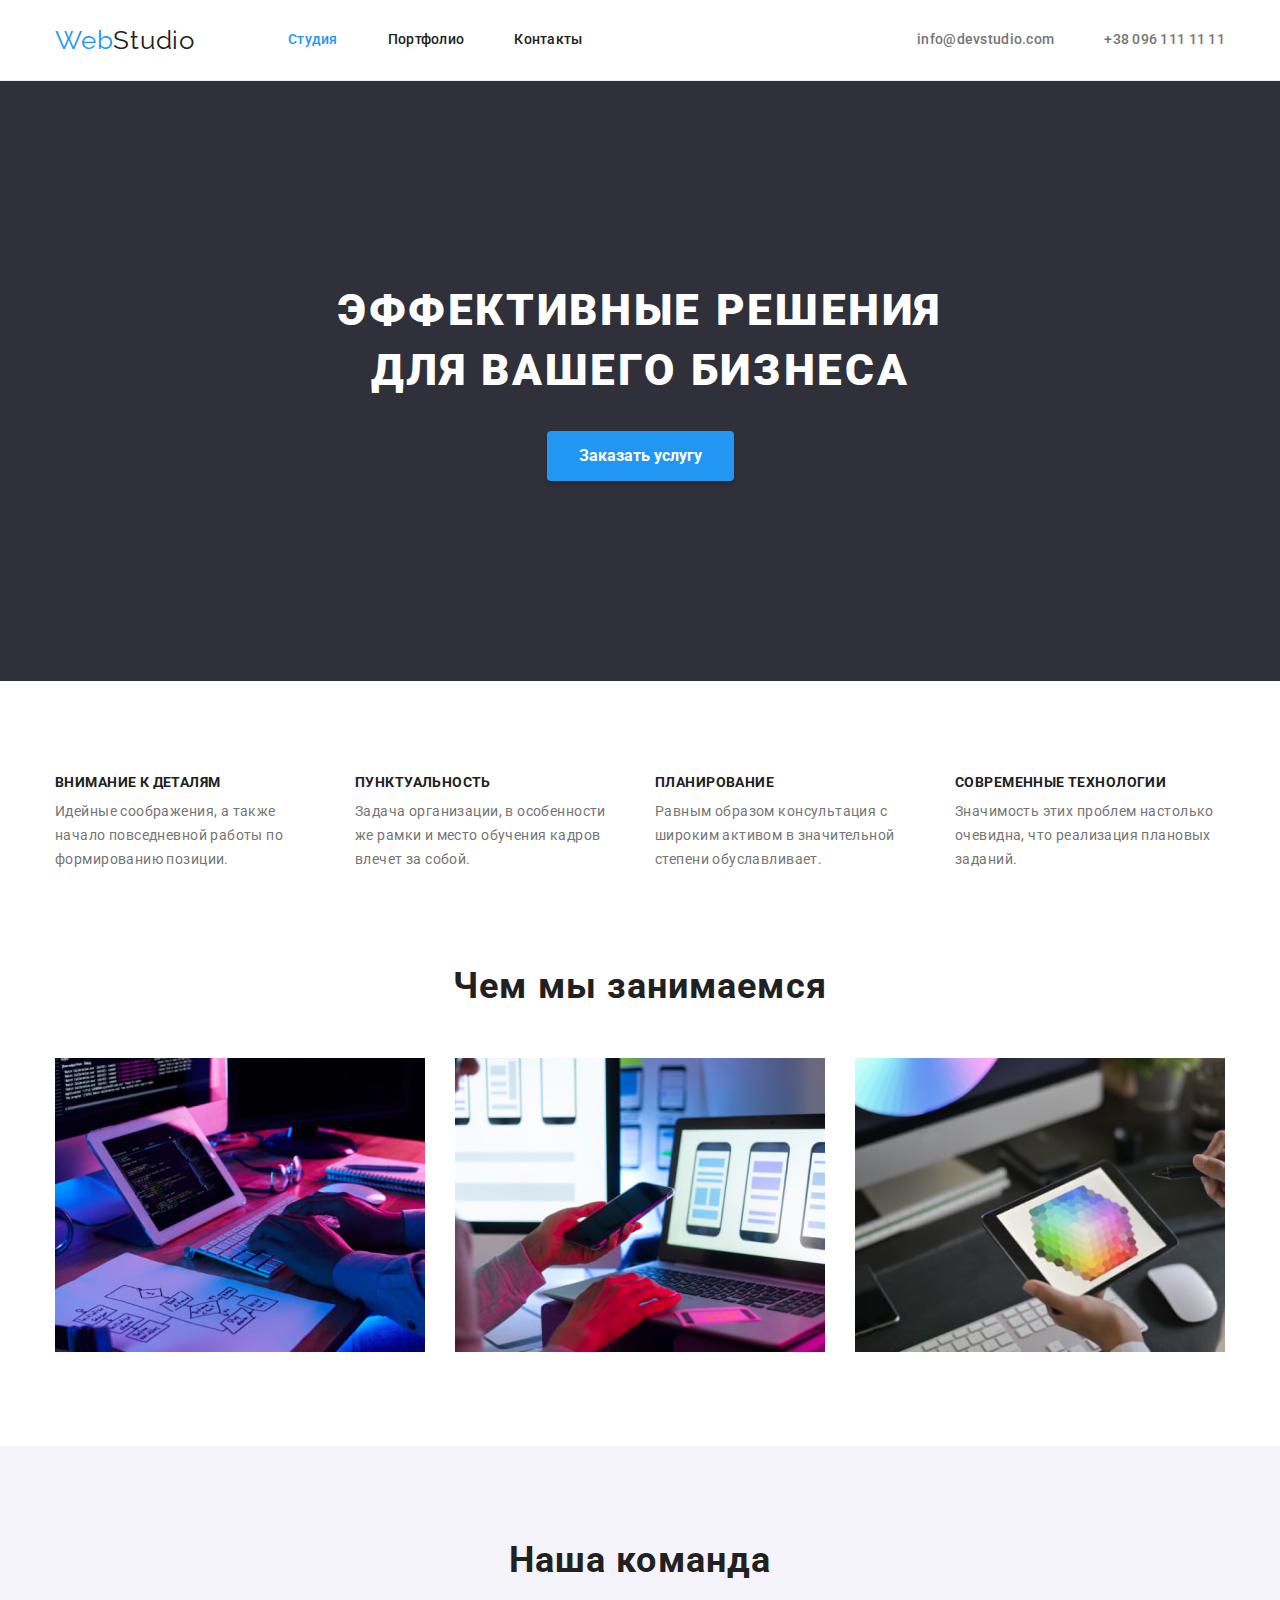
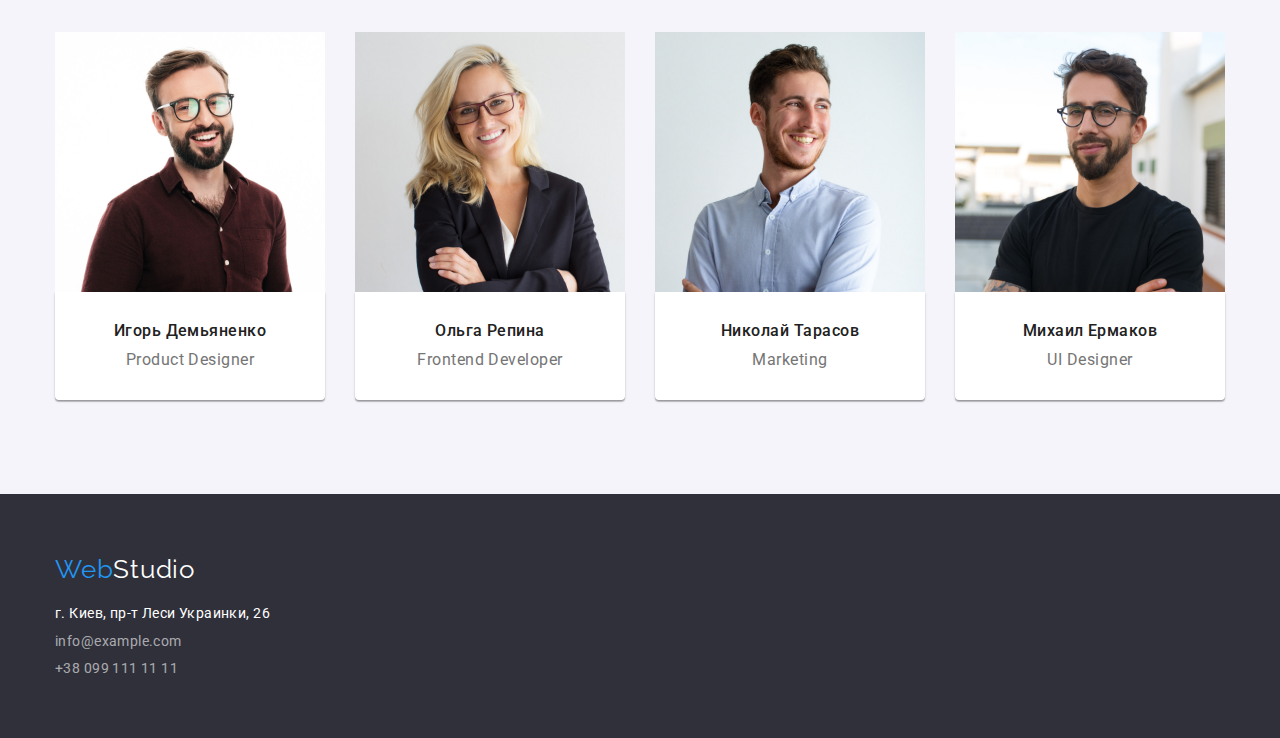
<file: index.html>
<!DOCTYPE html>
<html lang="ru">
  <head>
    <meta charset="UTF-8" />
    <meta http-equiv="X-UA-Compatible" content="IE=edge" />
    <meta name="viewport" content="width=device-width, initial-scale=1.0" />
    <title>Студия</title>
    <link
      rel="stylesheet"
      href="https://cdnjs.cloudflare.com/ajax/libs/modern-normalize/1.1.0/modern-normalize.min.css"
    />
    <link
      href="https://fonts.googleapis.com/css2?family=Raleway:wght@700&family=Roboto:wght@400;500;700;900&display=swap"
      rel="stylesheet"
    />
    <link rel="stylesheet" href="./css/styles.css" />
  </head>

  <body>
    <!--header-->

    <header class="header">
      <div class="container header-container">
        <nav class="nav">
          <a class="logo link header__logo" href="./index.html" lang="en"
            >Web<span class="logo--header">Studio</span></a
          >
          <ul class="nav__list list">
            <li class="nav__item">
              <a class="nav__link link current" href="./index.html">Студия</a>
            </li>
            <li class="nav__item">
              <a class="nav__link link" href="./portfolio.html">Портфолио</a>
            </li>
            <li class="nav__item">
              <a class="nav__link link" href="">Контакты</a>
            </li>
          </ul>
        </nav>
        <ul class="contacts__list list">
          <li class="contacts__item">
            <a class="contacts__link link" href="mailto:info@devstudio.com"
              >info@devstudio.com</a
            >
          </li>
          <li class="contacts__item">
            <a class="contacts__link link" href="tel:+380961111111"
              >+38 096 111 11 11</a
            >
          </li>
        </ul>
      </div>
    </header>

    <main>
      <!--Hero-->

      <section class="hero">
        <div class="container">
          <h1 class="hero__title">Эффективные решения для вашего бизнеса</h1>
          <button class="button" type="button">Заказать услугу</button>
        </div>
      </section>

      <!--benifits-->

      <section class="benifits section">
        <div class="container">
          <h2 class="visually-hidden">Наши преимущества</h2>
          <ul class="benifits__list list">
            <li class="benifits__item">
              <h3 class="benifits__title">Внимание к деталям</h3>
              <p class="benifits__text">
                Идейные соображения, а также начало повседневной работы по
                формированию позиции.
              </p>
            </li>
            <li class="benifits__item">
              <h3 class="benifits__title">Пунктуальность</h3>
              <p class="benifits__text">
                Задача организации, в особенности же рамки и место обучения
                кадров влечет за собой.
              </p>
            </li>
            <li class="benifits__item">
              <h3 class="benifits__title">Планирование</h3>
              <p class="benifits__text">
                Равным образом консультация с широким активом в значительной
                степени обуславливает.
              </p>
            </li>
            <li class="benifits__item">
              <h3 class="benifits__title">Современные технологии</h3>
              <p class="benifits__text">
                Значимость этих проблем настолько очевидна, что реализация
                плановых заданий.
              </p>
            </li>
          </ul>
        </div>
      </section>

      <!--services-->

      <section class="section">
        <div class="container">
          <h2 class="section-title">Чем мы занимаемся</h2>
          <ul class="services list">
            <li class="services__item">
              <img
                src="./images/tasks/programmer.jpg"
                alt="Крупный план: работающий программист за столом"
                width="370"
                height="294"
              />
            </li>
            <li class="services__item">
              <img
                src="./images/tasks/uidesign.jpg"
                alt="Крупный план: дизайнер разрабатывает различный дизайн веб-интерфейса"
                width="370"
                height="294"
              />
            </li>
            <li class="services__item">
              <img
                src="./images/tasks/graphicdesign.jpg"
                alt="Крупный план: веб-дизайнер держит цветовую таблицу в руках"
                width="370"
                height="294"
              />
            </li>
          </ul>
        </div>
      </section>

      <!--team-->

      <section class="team-section section">
        <div class="container">
          <h2 class="section-title">Наша команда</h2>
          <ul class="team list">
            <li class="team__item">
              <img
                src="./images/team/igor-demjanenko.jpg"
                alt="Фото Игоря Демьяненко"
                width="270"
                height="260"
              />
              <div class="team__wrapper">
                <h3 class="team__name">Игорь Демьяненко</h3>
                <p class="team__prof" lang="en">Product Designer</p>
              </div>
            </li>
            <li class="team__item">
              <img
                src="./images/team/olga-repina.jpg"
                alt="Фото Ольги Репиной"
                width="270"
                height="260"
              />
              <div class="team__wrapper">
                <h3 class="team__name">Ольга Репина</h3>
                <p class="team__prof" lang="en">Frontend Developer</p>
              </div>
            </li>
            <li class="team__item">
              <img
                src="./images/team/nikolaj-tarasov.jpg"
                alt="Фото Николая Тарасова"
                width="270"
                height="260"
              />
              <div class="team__wrapper">
                <h3 class="team__name">Николай Тарасов</h3>
                <p class="team__prof" lang="en">Marketing</p>
              </div>
            </li>
            <li class="team__item">
              <img
                src="./images/team/michail-ermakov.jpg"
                alt="Фото Михаила Ермакова"
                width="270"
                height="260"
              />
              <div class="team__wrapper">
                <h3 class="team__name">Михаил Ермаков</h3>
                <p class="team__prof" lang="en">UI Designer</p>
              </div>
            </li>
          </ul>
        </div>
      </section>
    </main>

    <!--footer-->

    <footer class="footer">
      <div class="container">
        <a class="logo link footer__logo" href="./index.html" lang="en"
          >Web<span class="logo--footer">Studio</span></a
        >
        <address>
          <ul class="list">
            <li class="address__item">
              <a
                class="address__link address__link--geo link"
                href="https://goo.gl/maps/Uj1X8xoR8grp4Fqd6"
                target="_blank"
                rel="noopener noreferrer"
                >г. Киев, пр-т Леси Украинки, 26</a
              >
            </li>
            <li class="address__item">
              <a class="address__link link" href="mailto:info@example.com"
                >info@example.com</a
              >
            </li>
            <li class="address__item">
              <a class="address__link link" href="tel:+380991111111"
                >+38 099 111 11 11</a
              >
            </li>
          </ul>
        </address>
      </div>
    </footer>
  </body>
</html>
</file>
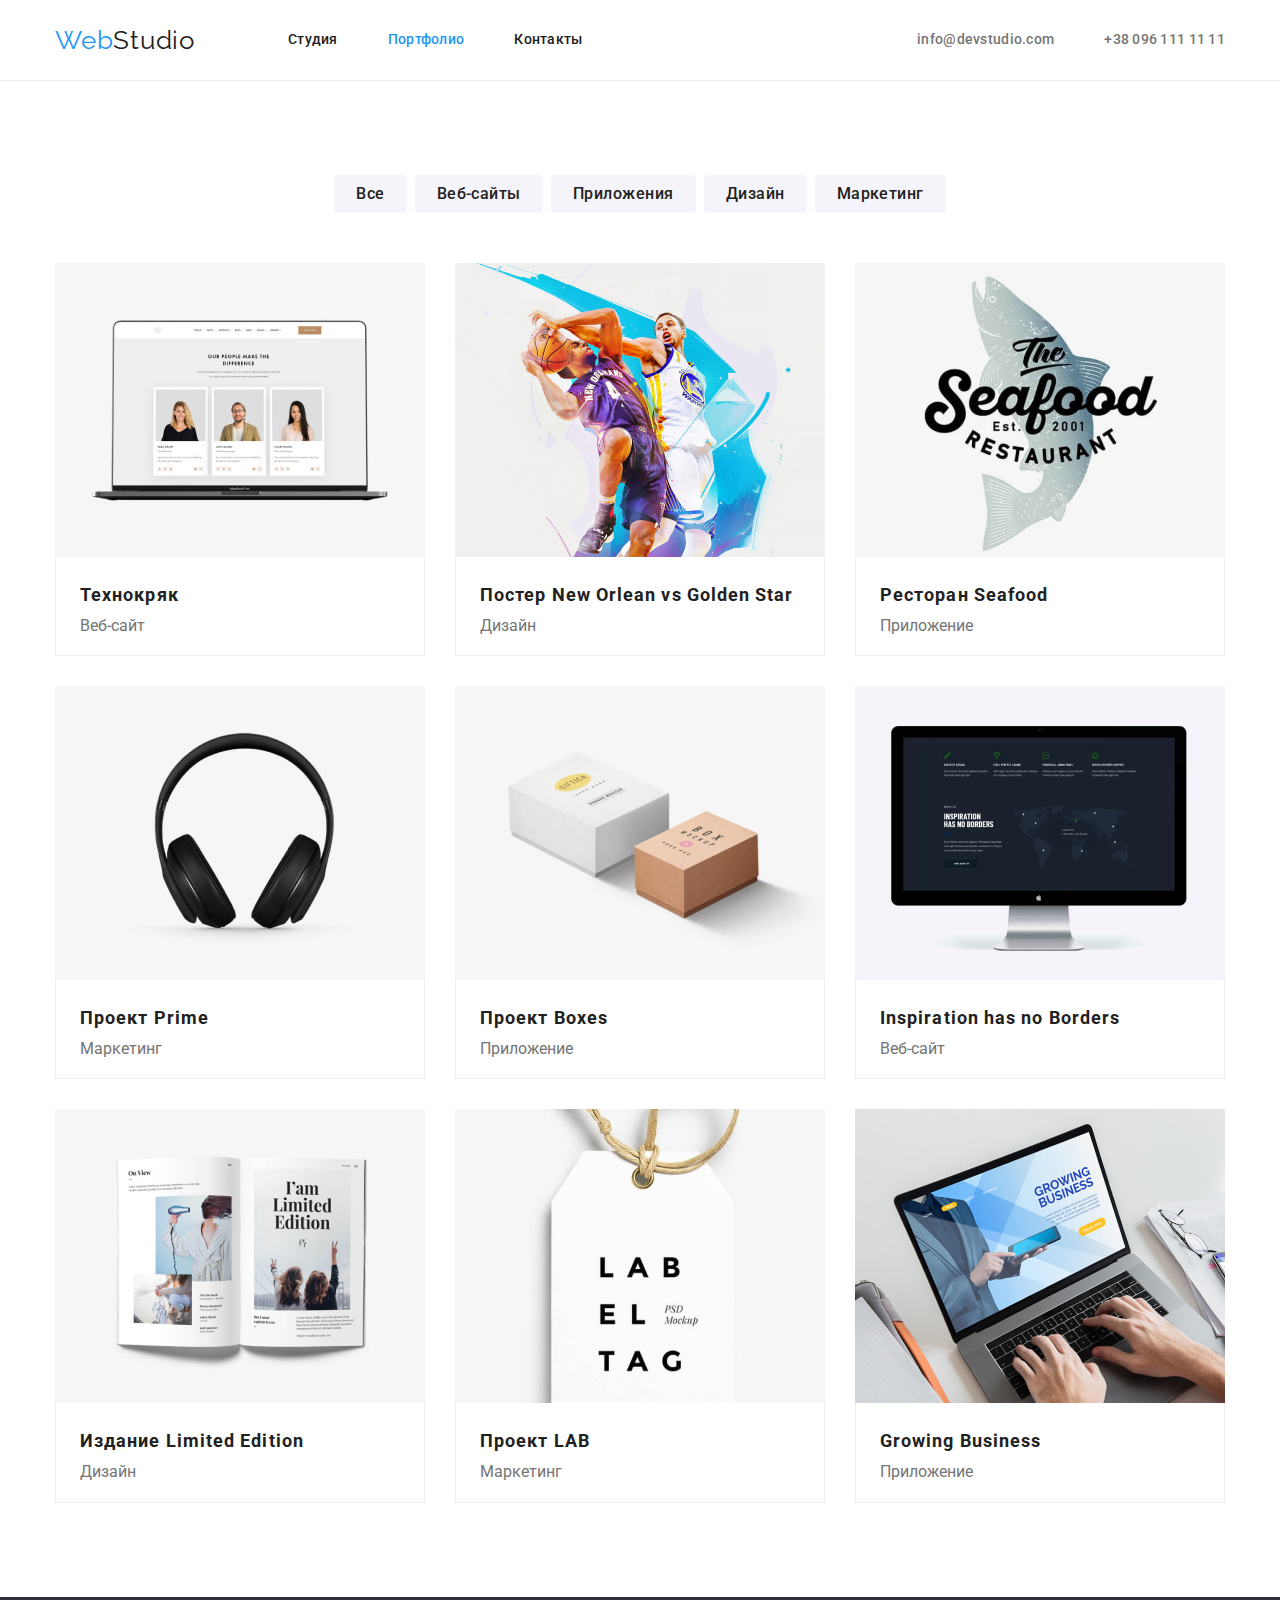
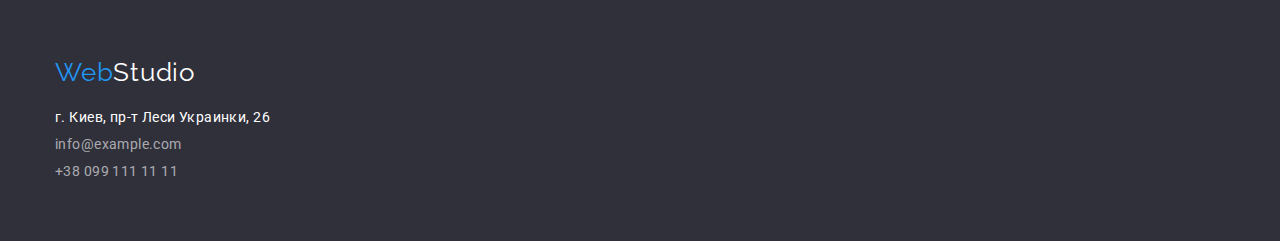
<file: portfolio.html>
<!DOCTYPE html>
<html lang="ru">
  <head>
    <meta charset="UTF-8" />
    <meta http-equiv="X-UA-Compatible" content="IE=edge" />
    <meta name="viewport" content="width=device-width, initial-scale=1.0" />
    <title>Портфолио</title>
    <link
      rel="stylesheet"
      href="https://cdnjs.cloudflare.com/ajax/libs/modern-normalize/1.1.0/modern-normalize.min.css"
    />
    <link
      href="https://fonts.googleapis.com/css2?family=Raleway:wght@700&family=Roboto:wght@400;500;700;900&display=swap"
      rel="stylesheet"
    />
    <link rel="stylesheet" href="./css/styles.css" />
  </head>
  <body>
    <!--header-->

    <header class="header">
      <div class="container header-container">
        <nav class="nav">
          <a class="logo link header__logo" href="./index.html" lang="en"
            >Web<span class="logo--header">Studio</span></a
          >
          <ul class="nav__list list">
            <li class="nav__item">
              <a class="nav__link link" href="./index.html">Студия</a>
            </li>
            <li class="nav__item">
              <a class="nav__link link current" href="./portfolio.html"
                >Портфолио</a
              >
            </li>
            <li class="nav__item">
              <a class="nav__link link" href="">Контакты</a>
            </li>
          </ul>
        </nav>
        <ul class="contacts__list list">
          <li class="contacts__item">
            <a class="contacts__link link" href="mailto:info@devstudio.com"
              >info@devstudio.com</a
            >
          </li>
          <li class="contacts__item">
            <a class="contacts__link link" href="tel:+380961111111"
              >+38 096 111 11 11</a
            >
          </li>
        </ul>
      </div>
    </header>

    <main>
      <section class="section">
        <div class="container">
          <h1 class="visually-hidden">Наши проекты</h1>

          <!--filter-buttons-->

          <ul class="filter list">
            <li class="filter__item">
              <button class="filter__button" type="button">Все</button>
            </li>
            <li class="filter__item">
              <button class="filter__button" type="button">Веб-сайты</button>
            </li>
            <li class="filter__item">
              <button class="filter__button" type="button">Приложения</button>
            </li>
            <li class="filter__item">
              <button class="filter__button" type="button">Дизайн</button>
            </li>
            <li class="filter__item">
              <button class="filter__button" type="button">Маркетинг</button>
            </li>
          </ul>

          <!--projects-->

          <ul class="projects list">
            <li class="projects__item">
              <a class="link" href="">
                <img
                  src="./images/projects/technokryak.jpg"
                  alt="Отображенный на ноутбуке дизайн сайта "
                  width="370"
                  height="294"
                />
                <div class="projects__wrapper">
                  <h2 class="projects__title">Технокряк</h2>
                  <p class="projects__product">Веб-сайт</p>
                </div>
              </a>
            </li>
            <li class="projects__item">
              <a class="link" href="">
                <img
                  src="./images/projects/poster.jpg"
                  alt="Два басктеболиста сражаются за мяч"
                  width="370"
                  height="294"
                />
                <div class="projects__wrapper">
                  <h2 class="projects__title">
                    Постер <span lang="en">New Orlean vs Golden Star</span>
                  </h2>
                  <p class="projects__product">Дизайн</p>
                </div>
              </a>
            </li>
            <li class="projects__item">
              <a class="link" href="">
                <img
                  src="./images/projects/seafood.jpg"
                  alt="Логотип ресторана"
                  width="370"
                  height="294"
                />
                <div class="projects__wrapper">
                  <h2 class="projects__title">
                    Ресторан <span lang="en">Seafood</span>
                  </h2>
                  <p class="projects__product">Приложение</p>
                </div>
              </a>
            </li>
            <li class="projects__item">
              <a class="link" href="">
                <img
                  src="./images/projects/prime.jpg"
                  alt="Наушники"
                  width="370"
                  height="294"
                />
                <div class="projects__wrapper">
                  <h2 class="projects__title">
                    Проект <span lang="en">Prime</span>
                  </h2>
                  <p class="projects__product">Маркетинг</p>
                </div>
              </a>
            </li>
            <li class="projects__item">
              <a class="link" href="">
                <img
                  src="./images/projects/boxes.jpg"
                  alt="Две коробки"
                  width="370"
                  height="294"
                />
                <div class="projects__wrapper">
                  <h2 class="projects__title">
                    Проект <span lang="en">Boxes</span>
                  </h2>
                  <p class="projects__product">Приложение</p>
                </div>
              </a>
            </li>
            <li class="projects__item">
              <a class="link" href="">
                <img
                  src="./images/projects/inspiration.jpg"
                  alt="Отображенный на мониторе дизайн сайта"
                  width="370"
                  height="294"
                />
                <div class="projects__wrapper">
                  <h2 class="projects__title">
                    <span lang="en">Inspiration has no Borders</span>
                  </h2>
                  <p class="projects__product">Веб-сайт</p>
                </div>
              </a>
            </li>
            <li class="projects__item">
              <a class="link" href="">
                <img
                  src="./images/projects/limited.jpg"
                  alt="Раскрытый журнал"
                  width="370"
                  height="294"
                />
                <div class="projects__wrapper">
                  <h2 class="projects__title">
                    Издание <span lang="en">Limited Edition</span>
                  </h2>
                  <p class="projects__product">Дизайн</p>
                </div>
              </a>
            </li>
            <li class="projects__item">
              <a class="link" href="">
                <img
                  src="./images/projects/lab.jpg"
                  alt="Логотип"
                  width="370"
                  height="294"
                />
                <div class="projects__wrapper">
                  <h2 class="projects__title">
                    Проект <span lang="en">LAB</span>
                  </h2>
                  <p class="projects__product">Маркетинг</p>
                </div>
              </a>
            </li>
            <li class="projects__item">
              <a class="link" href="">
                <img
                  src="./images/projects/growing-business.jpg"
                  alt="Отображенный на ноутбуке дизайн приложения"
                  width="370"
                  height="294"
                />
                <div class="projects__wrapper">
                  <h2 class="projects__title" lang="en">Growing Business</h2>
                  <p class="projects__product">Приложение</p>
                </div>
              </a>
            </li>
          </ul>
        </div>
      </section>
    </main>

    <!--footer-->

    <footer class="footer">
      <div class="container">
        <a class="logo link footer__logo" href="./index.html" lang="en"
          >Web<span class="logo--footer">Studio</span></a
        >
        <address>
          <ul class="list">
            <li class="address__item">
              <a
                class="address__link address__link--geo link"
                href="https://goo.gl/maps/Uj1X8xoR8grp4Fqd6"
                target="_blank"
                rel="noopener noreferrer"
                >г. Киев, пр-т Леси Украинки, 26</a
              >
            </li>
            <li class="address__item">
              <a class="address__link link" href="mailto:info@example.com"
                >info@example.com</a
              >
            </li>
            <li class="address__item">
              <a class="address__link link" href="tel:+380991111111"
                >+38 099 111 11 11</a
              >
            </li>
          </ul>
        </address>
      </div>
    </footer>
  </body>
</html>
</file>
<file: css/styles.css>
:root {
  --primary-color: #ffffff;
  --primary-color-alpha: rgba(255, 255, 255, 0.6);
  --primary-text-color: #757575;
  --accent-color: #2196f3;
  --focus-accent-color: #188ce8;
  --title-color: #212121;
  --background-color-dark: #2f303a;
  --background-color-light: #f5f4fa;
  --line-color: #ececec;
  --card-color: #eeeeee;
}

body {
  background-color: var(--primary-color);
  color: var(--primary-text-color);
  font-family: Roboto, sans-serif;
}

h1,
h2,
h3,
p {
  margin-top: 0;
  margin-bottom: 0;
}

ul {
  margin-top: 0;
  margin-bottom: 0;
  padding-left: 0;
}

img {
  display: block;
}

button {
  cursor: pointer;
}

.list {
  list-style: none;
}

.link {
  text-decoration: none;
  color: inherit;
}

.visually-hidden {
  position: absolute;
  width: 1px;
  height: 1px;
  margin: -1px;
  border: 0;
  padding: 0;
  white-space: nowrap;
  clip-path: inset(100%);
  clip: rect(0 0 0 0);
  overflow: hidden;
}

.container {
  width: 1200px;
  padding-left: 15px;
  padding-right: 15px;
  margin-left: auto;
  margin-right: auto;
}

.section {
  padding-top: 94px;
  padding-bottom: 94px;
}

/*===header===*/
.header {
  border-bottom: 1px solid var(--line-color);
}

.header-container {
  display: flex;
  align-items: center;
  justify-content: space-between;
}

.nav {
  display: flex;
  align-items: center;
}

.nav__list {
  display: flex;
}

.logo {
  color: var(--accent-color);
  font-family: Raleway, sans-serif;
  font-size: 26px;
  line-height: 1.19;
  letter-spacing: 0.03em;
}

.logo--header {
  color: var(--title-color);
}

.header__logo {
  margin-right: 93px;
}

.nav__link {
  display: block;
  color: var(--title-color);
  font-weight: 500;
  font-size: 14px;
  line-height: 1.14;
  letter-spacing: 0.02em;
  padding-top: 32px;
  padding-bottom: 32px;
}

.nav__item:not(:last-child) {
  margin-right: 50px;
}

.nav__link:hover,
.nav__link:focus {
  color: var(--accent-color);
}

.nav__link.current {
  color: var(--accent-color);
}

.contacts__list {
  display: flex;
}

.contacts__item:not(:last-child) {
  margin-right: 50px;
}

.contacts__link {
  display: block;
  font-weight: 500;
  font-size: 14px;
  line-height: 1.14;
  letter-spacing: 0.02em;
  padding-top: 32px;
  padding-bottom: 32px;
}

.contacts__link:hover,
.contacts__link:focus {
  color: var(--accent-color);
}

/*===index-main===*/

/*===hero===*/

.hero {
  background-color: var(--background-color-dark);
  padding-top: 200px;
  padding-bottom: 200px;
  text-align: center;
}

.hero__title {
  font-weight: 900;
  font-size: 44px;
  line-height: 1.36;
  text-align: center;
  letter-spacing: 0.06em;
  text-transform: uppercase;
  color: var(--primary-color);
  margin: 0 auto 30px;
  max-width: 696px;
}

.button {
  display: inline-block;
  font-family: inherit;
  font-weight: 700;
  font-size: 16px;
  line-height: 1.87;
  color: var(--primary-color);
  background-color: var(--accent-color);
  padding: 10px 32px;
  box-shadow: 0px 4px 4px rgba(0, 0, 0, 0.15);
  border-radius: 4px;
  border: none;
}

.button:hover,
.button:focus {
  background-color: var(--focus-accent-color);
}

/*===benifits===*/

.benifits.section {
  padding-bottom: 0;
}

.benifits__list {
  display: flex;
}

.benifits__item {
  max-width: 270px;
}

.benifits__item:not(:last-child) {
  margin-right: 30px;
}

.benifits__title {
  color: var(--title-color);
  font-weight: 700;
  font-size: 14px;
  line-height: 1.14;
  letter-spacing: 0.03em;
  text-transform: uppercase;
  margin-bottom: 10px;
}

.benifits__text {
  font-size: 14px;
  line-height: 1.71;
  letter-spacing: 0.03em;
}

.section-title {
  color: var(--title-color);
  font-weight: 700;
  font-size: 36px;
  line-height: 1.16;
  text-align: center;
  letter-spacing: 0.03em;
  margin-bottom: 50px;
}

/*===services===*/

.services {
  display: flex;
}

.services__item:not(:last-child) {
  margin-right: 30px;
}

/*===team===*/

.team-section {
  background-color: var(--background-color-light);
}

.team {
  display: flex;
}

.team__item {
  text-align: center;
}

.team__item:not(:last-child) {
  margin-right: 30px;
}

.team__wrapper {
  background-color: var(--primary-color);
  padding: 30px 20px;
  box-shadow: 0px 1px 3px rgba(0, 0, 0, 0.12), 0px 1px 1px rgba(0, 0, 0, 0.14),
    0px 2px 1px rgba(0, 0, 0, 0.2);
  border-radius: 0px 0px 4px 4px;
}
.team__name {
  color: var(--title-color);
  font-weight: 500;
  font-size: 16px;
  line-height: 1.18;
  letter-spacing: 0.03em;
  margin-bottom: 10px;
}

.team__prof {
  font-size: 16px;
  line-height: 1.18;
  letter-spacing: 0.03em;
}

/*===Portfolio-main===*/

.filter {
  display: flex;
  justify-content: center;
  margin-bottom: 50px;
}

.filter__item:not(:last-child) {
  margin-right: 8px;
}

.filter__button {
  font-family: inherit;
  color: var(--title-color);
  background-color: var(--background-color-light);
  font-weight: 500;
  font-size: 16px;
  line-height: 1.6;
  text-align: center;
  letter-spacing: 0.03em;
  display: inline-block;
  border: none;
  border-radius: 4px;
  padding: 6px 22px;
}

.filter__button:hover,
.filter__button:focus {
  color: var(--primary-color);
  background-color: var(--accent-color);
}

/*===projects===*/

.projects {
  display: flex;
  flex-wrap: wrap;
}

.projects__item {
  flex-basis: calc((100% - 90px)) / 3;
}

.projects__item:not(:nth-child(3n)) {
  margin-right: 30px;
}
.projects__item:not(:nth-last-child(-n + 3)) {
  margin-bottom: 30px;
}

.projects__wrapper {
  border: 1px solid var(--card-color);
  border-top: 0;
  padding: 20px 24px;
}

.projects__title {
  color: var(--title-color);
  font-weight: 700;
  font-size: 18px;
  line-height: 2;
  letter-spacing: 0.06em;
  margin-bottom: 4px;
}

.pojects__product {
  font-size: 16px;
  line-height: 1.87;
  letter-spacing: 0.03em;
}

/*===footer===*/

.footer {
  background-color: var(--background-color-dark);
  padding-top: 60px;
  padding-bottom: 60px;
}

.footer__logo {
  display: block;
  margin-bottom: 20px;
}

.logo--footer {
  color: var(--primary-color);
}
.address__item:not(:last-child) {
  margin-bottom: 9px;
}

.address__link {
  font-style: normal;
  font-weight: 400;
  font-size: 14px;
  line-height: 1, 71;
  letter-spacing: 0.03em;
  color: var(--primary-color-alpha);
}

.address__link:hover,
.address__link:focus {
  color: var(--accent-color);
}
.address__link--geo {
  color: var(--primary-color);
}
</file>
